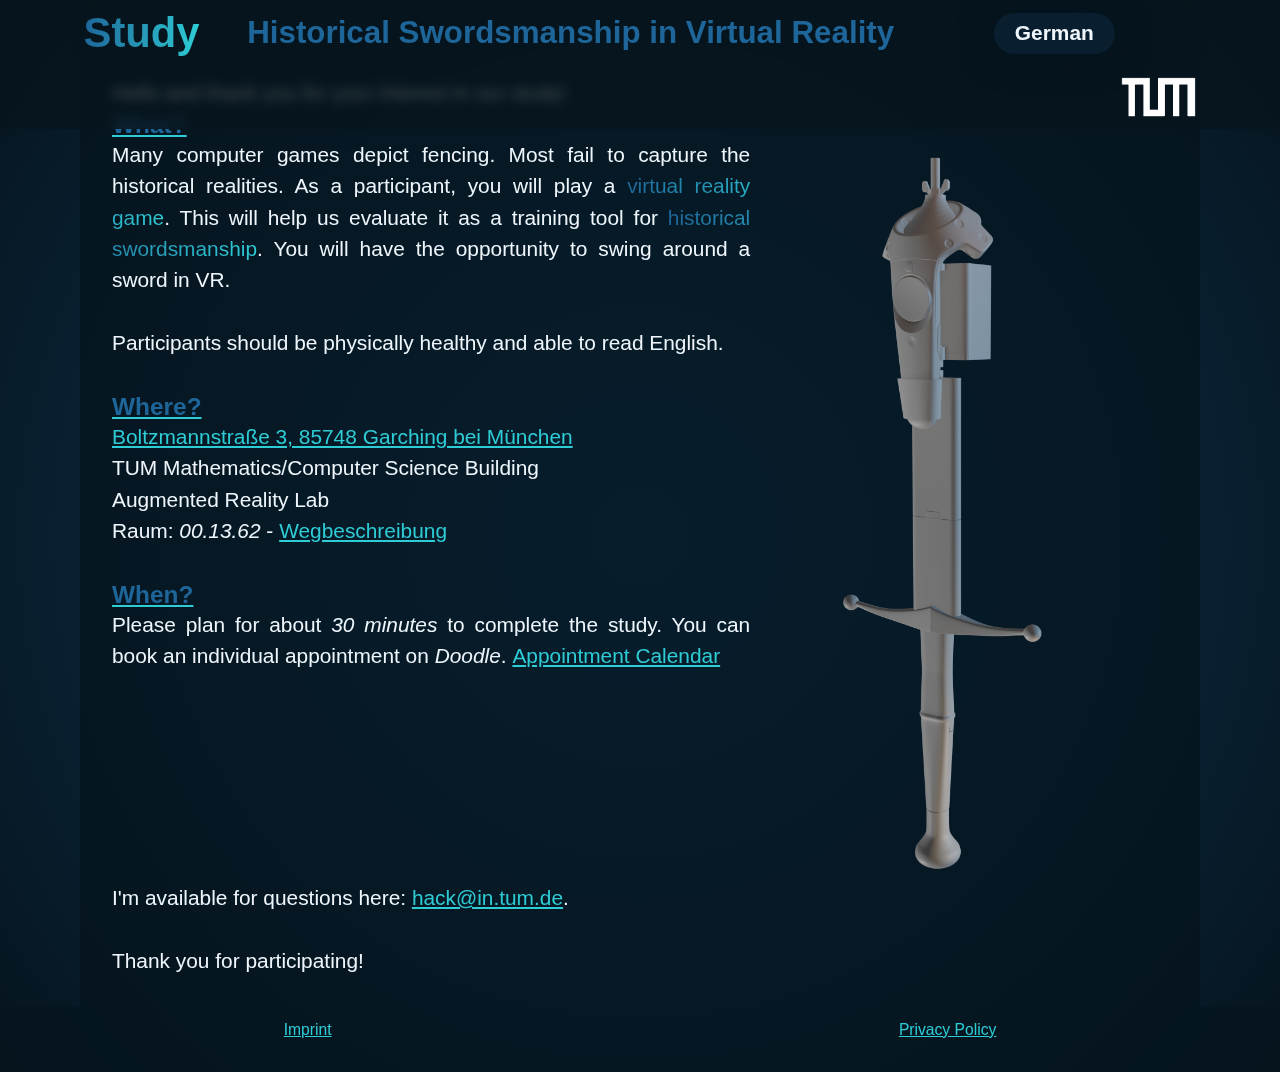
<file: sub-pages/VR-Fencing-English.html>
<!DOCTYPE html>
<html lang="en-DE">
    
    <head>
        <meta charset="utf-8">
        <title>Study Fencing in VR</title>
        <link rel="icon" href="https://jonas-hack.github.io/resources/branding/tumLogo.gif">
        <link rel="apple-touch-icon" sizes="180x180" href="https://jonas-hack.github.io/resources/branding/tumLogo.gif">


        <!-- Open Graph Protocol Metadata -->
        <meta property="og:title" content="Studie">
        <meta property="og:description" content="Historical Fencing in Virtual Reality">
        <meta property="og:image" content="https://jonas-hack.github.io/resources/branding/tumLogo.gif">
        <meta property="og:url" content="https://jonas-hack.github.io/index.html">
        <meta property="og:type" content="website">
        <!-- Local style sheet relative to this file -->
        <link rel="stylesheet" href="../style.css">
    </head>

    <body>

        <header>
            <div class="reactive-flex" style="display: inline-block;">
                <div style="padding: 0.5em 4em 0.5em 4em; vertical-align: middle;">
                    <h1 class="gradient-text home-button" onclick="window.location.href='../index.html'" style="display: inline; padding: 0; margin: 0; vertical-align: middle;">Study</h1></a>
                    <span style="padding: 0; padding-left: 1em; padding-right: 1em"></span>
                    <h2 style="display: inline-block; padding: 0; margin: 0; vertical-align: middle;">Historical Swordsmanship in Virtual Reality</h2>
                </div>
            </div>

            <button onclick="window.location.href='VR-Fencing.html';" style="vertical-align: middle;">German</button>

            <img src="../resources/branding/tumLogo.gif" style="display: inline; height: 2rem; padding: 0.5em 4em 0.5em 4em; vertical-align: middle; float: right;">
        </header>

        <div class="center">
            
            <p>Hello and thank you for your interest in our study!</p>
            <br style="margin: 1em;"/>
                
            <h3>What?</h3>
            <br style="margin: 1em;"/>

            <div class="reactive-flex">
                <div>
                    <section>
                        Many computer games depict fencing. Most fail to capture the historical realities. As a participant, you will play a <p class="gradient-text">virtual reality game</p>. This will help us evaluate it as a training tool for <p class="gradient-text">historical swordsmanship</p>. You will have the opportunity to swing around a sword in VR.
                        <br/><br/>
                        Participants should be physically healthy and able to read English.
                    </section>
                    <br style="margin: 1em;"/>

                    <h3>Where?</h3>
                    <section>
                        <a href="https://maps.app.goo.gl/NXYkUYTTis9YVBUx8" target="_blank">Boltzmannstraße 3, 85748 Garching bei München</a><br/>
                        TUM Mathematics/Computer Science Building<br/>
                        Augmented Reality Lab <br/>
                        Raum: <i>00.13.62</i> -  
                        <a href="https://nav.tum.de/view/5613.EG.062#18.86/48.2631507/11.666782"  target="_blank">Wegbeschreibung</a>
                    </section>
                    <br style="margin: 1em;"/>

                    <h3>When?</h3>
                    <br style="margin: 1em;"/>
                    <section>
                        Please plan for about <i>30 minutes</i> to complete the study. You can book an individual appointment on <i>Doodle</i>.
                        <a href="https://doodle.com/bp/jonashack/studie-historical-fencing-in-virtual-reality"  target="_blank">Appointment Calendar</a>
                    </section>
                    <br style="margin: 1em;"/>

                </div>
                <img src="../resources/screenshots/SwordTangibleRenderLowRes.png" style="max-width: 20rem; object-fit: contain;">
            </div>

            
                
            

            <p>
                I'm available for questions here: <a href="mailto:hack@in.tum.de" target="_blank">hack@in.tum.de</a>.
                <br/><br/>

                Thank you for participating!
            </p>

        </div>
        
        
        <footer>
            <div class="horzontal-flex">
                <a href="../sub-pages/imprint.html" style="font-size: 0.75em;">Imprint</a>
                <!--<h4 style="display: block; text-align: center; margin-bottom: 0; padding: 0; margin-top: 0;">External Links</h4>-->
                <a href="../sub-pages/privacy-policy.html" style="font-size: 0.75em;">Privacy Policy</a>
            </div>
            <br style="padding: 1em;"/>
        </footer>
        
    </body> 

</html>
</file>
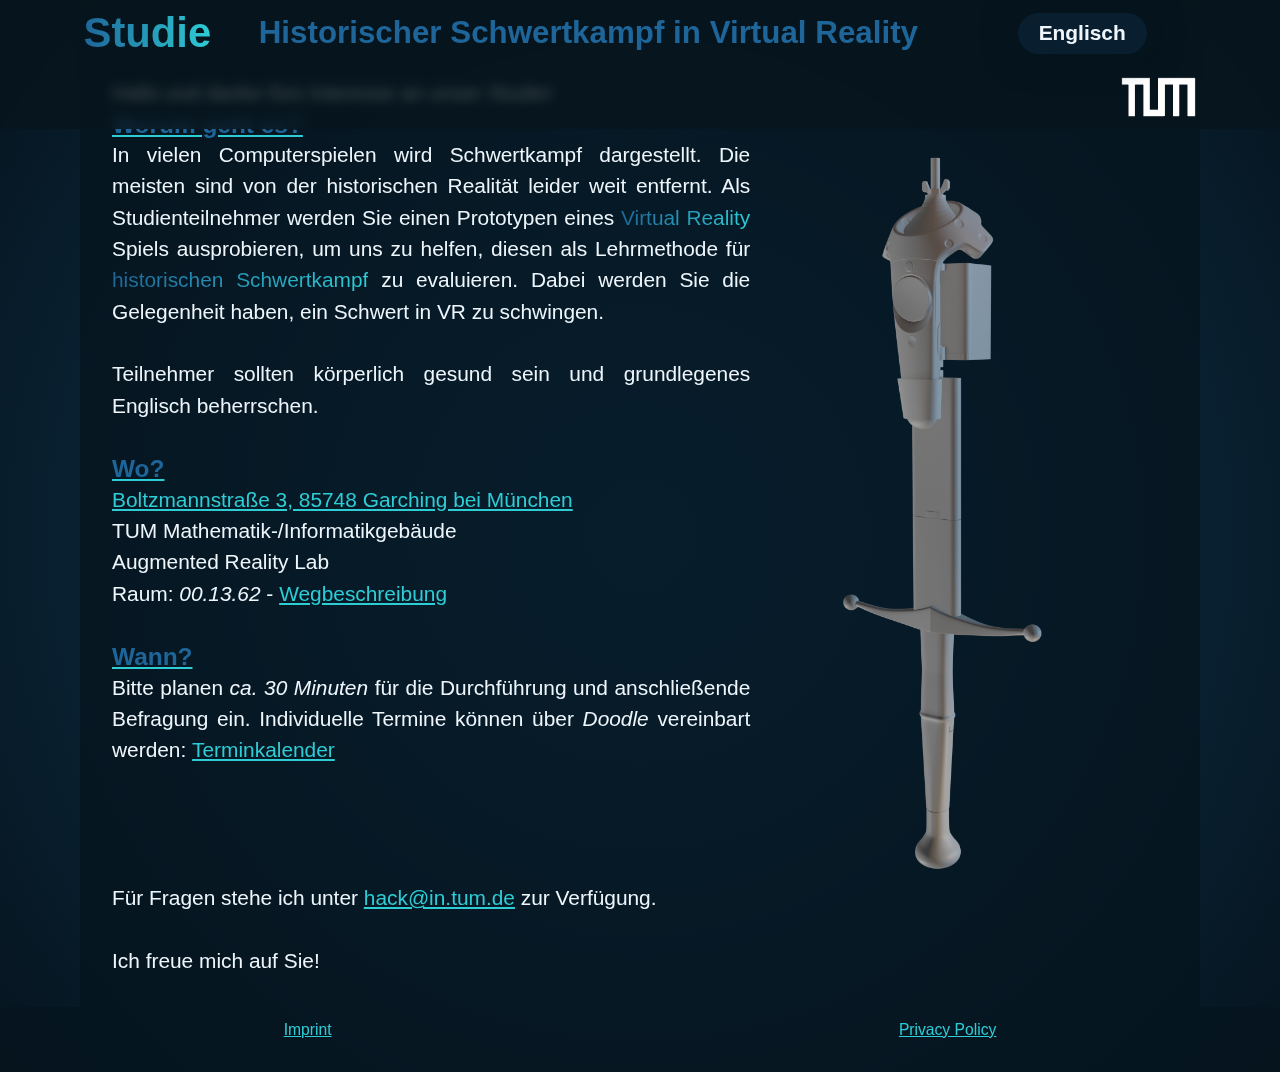
<file: sub-pages/VR-Fencing.html>
<!DOCTYPE html>
<html lang="en-DE">
    
    <head>
        <meta charset="utf-8">
        <title>Studie Schwertkampf in VR</title>
        <link rel="icon" href="https://jonas-hack.github.io/resources/branding/tumLogo.gif">
        <link rel="apple-touch-icon" sizes="180x180" href="https://jonas-hack.github.io/resources/branding/tumLogo.gif">


        <!-- Open Graph Protocol Metadata -->
        <meta property="og:title" content="Studie">
        <meta property="og:description" content="Historischer Schwertkampf in Virtual Reality">
        <meta property="og:image" content="https://jonas-hack.github.io/resources/branding/tumLogo.gif">
        <meta property="og:url" content="https://jonas-hack.github.io/index.html">
        <meta property="og:type" content="website">
        <!-- Local style sheet relative to this file -->
        <link rel="stylesheet" href="../style.css">
    </head>

    <body>

        <header>
            <div class="reactive-flex" style="display: inline-block;">
                <div style="padding: 0.5em 4em 0.5em 4em; vertical-align: middle;">
                    <h1 class="gradient-text home-button" onclick="window.location.href='../index.html'" style="display: inline; padding: 0; margin: 0; vertical-align: middle;">Studie</h1></a>
                    <span style="padding: 0; padding-left: 1em; padding-right: 1em"></span>
                    <h2 style="display: inline-block; padding: 0; margin: 0; vertical-align: middle;">Historischer Schwertkampf in Virtual Reality</h2>
                </div>
            </div>

            <button onclick="window.location.href='VR-Fencing-English.html';" style="vertical-align: middle;">Englisch</button>
            
            <img src="../resources/branding/tumLogo.gif" style="display: inline; height: 2rem; padding: 0.5em 4em 0.5em 4em; vertical-align: middle; float: right;">
        </header>

        <div class="center">
            
            <p>Hallo und danke fürs Interesse an unser Studie!</p>
            <br style="margin: 1em;"/>
                
            <h3>Worum geht es?</h3>
            <br style="margin: 1em;"/>

            <div class="reactive-flex">
                <div>
                    <section>
                        In vielen Computerspielen wird Schwertkampf dargestellt. Die meisten sind von der historischen Realität leider weit entfernt. Als Studienteilnehmer werden Sie einen Prototypen eines <p class="gradient-text">Virtual Reality</p> Spiels ausprobieren, um
                        uns zu helfen, diesen als Lehrmethode für <p class="gradient-text">historischen Schwertkampf</p> zu evaluieren. Dabei werden Sie die Gelegenheit haben, ein Schwert in VR zu schwingen.
                        <br/><br/>
                        Teilnehmer sollten körperlich gesund sein und grundlegenes Englisch beherrschen.
                    </section>
                    <br style="margin: 1em;"/>

                    <h3>Wo?</h3>
                    <section>
                        <a href="https://maps.app.goo.gl/NXYkUYTTis9YVBUx8" target="_blank">Boltzmannstraße 3, 85748 Garching bei München</a><br/>
                        TUM Mathematik-/Informatikgebäude<br/>
                        Augmented Reality Lab <br/>
                        Raum: <i>00.13.62</i> -  
                        <a href="https://nav.tum.de/view/5613.EG.062#18.86/48.2631507/11.666782"  target="_blank">Wegbeschreibung</a>
                    </section>
                    <br style="margin: 1em;"/>

                    <h3>Wann?</h3>
                    <br style="margin: 1em;"/>
                    <section>
                        Bitte planen <i>ca. 30 Minuten</i> für die Durchführung und anschließende Befragung ein. Individuelle Termine können über <i>Doodle</i> vereinbart werden:
                        <a href="https://doodle.com/bp/jonashack/studie-historical-fencing-in-virtual-reality"  target="_blank">Terminkalender</a>
                    </section>
                    <br style="margin: 1em;"/>

                </div>
                <img src="../resources/screenshots/SwordTangibleRenderLowRes.png" style="max-width: 20rem; object-fit: contain;">
            </div>

            
                
            

            <p>
                Für Fragen stehe ich unter <a href="mailto:hack@in.tum.de" target="_blank">hack@in.tum.de</a> zur Verfügung.
                <br/><br/>

                Ich freue mich auf Sie!
            </p>

        </div>
        
        
        <footer>
            <div class="horzontal-flex">
                <a href="../sub-pages/imprint.html" style="font-size: 0.75em;">Imprint</a>
                <!--<h4 style="display: block; text-align: center; margin-bottom: 0; padding: 0; margin-top: 0;">External Links</h4>-->
                <a href="../sub-pages/privacy-policy.html" style="font-size: 0.75em;">Privacy Policy</a>
            </div>
            <br style="padding: 1em;"/>
        </footer>
        
    </body> 

</html>
</file>
<file: style.css>
/*---------------------------------------------------------- Colors -------------------------------------------------------------------------------------- */

:root {
    /*Color Scheme - https://realtimecolors.com/?colors=eef6fc-06141e-1e6699-091f2f-2ecdd6 */
    --textCol: #eef6fc;

    --backCol: #06141e;
    --transCol: rgba(6, 20, 30, 0.75);

    --primCol: #1e6699;
    --secCol: #091f2f;
    --accCol: #2ecdd6;

    /* Gradients https://cssgradient.io/ */
    --primGra: linear-gradient(90deg, rgba(30,102,153,1) 0%, rgba(46,205,214,1) 100%);
    --backGra: radial-gradient(circle, rgba(14,58,89,1) 0%, rgba(6,20,30,1) 100%); 



    line-height: 1.5;
    font-family: 'Arial Black', 'Verdana', sans-serif;
}

/* Reactive font size scaling */

/* Generated by https://websemantics.uk/tools/responsive-font-calculator/ */
/* 20px @ 768px increasing to 22px @ 1920px */
@media (min-width: 768px) {
    :root {
      font-size: calc(1.25rem + ((1vw - 7.68px) * 0.1736));
      /* Note: The calc base value (1.25rem) MUST be stated in REM to maintain accessibility */
      /* Where: 0.1736 = 100 * font-size_difference / viewport_width_difference */
    }
}
/* Prevent scaling beyond this breakpoint */
@media (min-width: 1920px) {
    :root {
        font-size: 22px;
    }
}


/* Gradients */

/* Generic */
.gradient-highlight {
    background-color: var(--accCol);
    background-image: var(--primGra);
}

/* Text */
.gradient-text {
    background-color: var(--primCol);
    background-image: var(--primGra);

    /* display: inline-block */
    width: fit-content;
    background-size:100%;
    
    background-clip: text;
    -webkit-background-clip: text;
    -moz-background-clip: text;

    -moz-text-fill-color: transparent;
    -webkit-text-fill-color: transparent;
}

/* Hover Animation */
@keyframes highlight-gradient-animation {
    0% {
        background-size: 100%;
        background-position: right;
        filter: contrast(100%);
    }

    50% {
        background-size: 150%;
        background-position: left;
        filter: contrast(150%);
    }

    100% {
        background-size: 100%;
        background-position: right;
        filter: contrast(100%);
    }
}



.gradient-highlight:hover {
    animation: highlight-gradient-animation 1.25s ease forwards;
}

.gradient-text:hover {
    animation: highlight-gradient-animation 1.25s ease forwards;
}

/*---------------------------------------------------------- Style Guide -------------------------------------------------------------------------------------- */
  

/* Style guide inspired by betterfuckingwebsite.com */
body {
    /* Reset Browser Default Margin */
    margin: 0;
    
    /* background is slightly more interesting as a gradient */
    background: var(--backCol);
    background: var(--backGra); 
    
    color: var(--textCol); 
}


/* Actual Content */

/* Main Content Page */
.center{
    background: var(--transCol);

    height: max(100vh, auto);

    margin-right: 6.25%;
    margin-left: 6.25%;   

    padding-top: 8.5vh;
    padding-bottom: 1.5em;
    padding-left: 2.5%;
    padding-right: 2.5%;
}

@media (max-width: 800px){
    .center {
        padding-top: 19vh;
    }
}

section {
    font-family: 'Verdana', sans-serif;
    text-align: justify;
}

p {
    font-family: 'Verdana', sans-serif;    
}

a {
    font-family: 'Verdana', sans-serif;    
}

/* Header */
header {
    margin: none; 
    width: 100vw; 

    position: fixed; 
    top:0; 

    background: var(--transCol); 
    backdrop-filter: blur(0.25em) sepia(20%);

    z-index: 9999999;
}

footer {
    background: var(--transCol);
    margin: none;

    padding: 1;
    padding-top:0.5em;

    width:100%
}

/* --------------------------------------------- Apply Style to other Primitive Classes ---------------------------------------------*/

/* --------------------------------------------- Headlines --------------------------------------------------------- */


p {
    display: inline;
    font-weight: normal;
}

h1 {
    color: var(--primCol);
    font-weight: 900;
    line-height: 1.1;

    display: inline;
    text-align: center;
    vertical-align: middle;
}

h2 {
    color: var(--primCol);
    font-weight: 800;
    line-height: 1.1;

    display: inline;
    text-align: center;
    vertical-align: middle;
}

h3 {
    color: var(--primCol);
    text-decoration: underline;
    text-decoration-color: var(--accCol);
    
    font-weight: 800;
    line-height: 1.1;

    display: inline;
    text-align: center;
    vertical-align: middle;
}

h4 {
    color: var(--textCol);
    text-decoration: underline;
    text-decoration-color: var(--primCol);
    
    font-weight: 700;
    line-height: 1.1;

    display: inline;
    text-align: center;
    vertical-align: middle;
}

hr {
    color: var(--accCol);
}

/* --------------------------------------------- Links --------------------------------------------------------- */

a {
    color: var(--accCol);
    text-decoration: underline;
    text-decoration-color: var(--accCol);

    font-weight: 500;
}

a:hover {
    
    text-shadow: 0 0 8.34rem var(--accCol);
    filter: drop-shadow(0 0 8.43rem var(--accCol));
    transition: 0.2s;

    animation: link-hover-animation 0.2s ease forwards, small-hop-animation 0.5s ease forwards;

    cursor: pointer;    
}

a:active {
    filter: drop-shadow(0 0 16.67rem var(--accCol));
    filter: blur(0.05rem);
    animation: big-hop-animation 0.5 ease forwards;
}

@keyframes link-hover-animation {
    0% {
        font-size: inherit;
        filter: none;
    }

    66%{
        font-size: 101%;
        filter: blur(0.08rem);
    }

    100% {
        font-size: inherit;
        filter: none;
    }
}

/*-------------------------------- Custom Link for as Home Button ------------------------------------------------*/
.home-button:hover {
    cursor: pointer;

    text-shadow: 0 0 16.6rem var(--accCol);
    transition: 0.3s;

    animation: highlight-gradient-animation 0.5s ease forwards;
}

.home-button:active {
    text-shadow: 0 0 16.6rem var(--accCol);
    transition: 0.1s;
}


/* --------------------------------------------- Button --------------------------------------------------------- */

button {
    
    margin: clamp(0.1em, 0.5em, 2em);
    padding: 0.5em 1em 0.5em 1em;

    border-radius: 1em;
    border-width: 0;
    
    background-color: var(--secCol);    
    color: var(--textCol);
    
    text-align: center;
    display: inline-block;

    line-height: 1.0;
    font-size: inherit;
    font-weight: bolder;
    font-family: inherit;

    box-shadow: 0 0 1.7rem var(--transCol);
}

/*
button:hover {
    box-shadow:  0 0 12.5rem var(--secCol);
    cursor: pointer;
    filter: brightness(140%);
    transition: 0.25s;
    animation: small-hop-animation 0.5s ease forwards;
}
*/
button:hover {
    background-color: var(--primCol);
    box-shadow:  0 0 2.1rem var(--primCol);
    animation: small-hop-animation 0.3s ease forwards;
    cursor: pointer;
    transition: 0.125s;
}

button:active {
    background-color: var(--accCol);
    box-shadow:  0 0 5rem var(--primCol);
    animation: big-hop-animation 0.1s ease forwards;
    cursor:grabbing;
    transition: 0.1s;
}


@keyframes big-hop-animation {
    0% {
        transform: translateY(0) scale(1);
    }

    33% {
        transform: translateY(-0.8rem) scale(1.01);
    }

    100% {
        transform: translateY(0) scale(1);
    }
}

@keyframes small-hop-animation {
    0% {
        transform: translateY(0) scale(1);
    }

    33% {
        transform: translateY(-0.25rem) scale(1.01);
    }

    100% {
        transform: translateY(0) scale(1);
    }
}


/* --------------------------------------------- Lists --------------------------------------------------------- */

/* Unorderd Lists */
ul {
    list-style: none;
}

ul li::before {
    /*content: "\298A";
    content: "\2023";*/
    content: "\25B9";
    color: var(--accCol);
    margin-left: -1.7em;
    margin-right: 0.3em;
}

/* Ordered Lists */
ol {
    list-style: none;
    counter-reset: list_item_counter;
}

ol li::before {
    content: counter(list_item_counter);
    counter-increment: list_item_counter;
    color: var(--accCol);
    margin-left: -2em;
    margin-right: 0.5em;
    font-size: 75%;
    align-content: center;
}

/* --------------------------------------------- Containers --------------------------------------------------------- */

.container {
    background: var(--backCol);    
    color: var(--textCol);
    

    border-radius: 1em;
    border-width: 0;
    padding: 0.5em 1em 0.5em 1em;


    display: inline-block;

    line-height: 1.5;
    font-size: inherit;

    box-shadow: 0 0 0.83rem var(--transCol);
}

.container:hover {
    /*filter: brightness(95%);*/
    box-shadow: 0 0 1.66rem var(--transCol);
    transition: 0.5s;
}

.secondary {
    background: var(--secCol);
}

summary {
    cursor: pointer;
 }
 
summary:hover {
    animation: small-hop-animation 0.5s ease forwards;
    text-shadow: 0 0 1.25rem var(--transCol);
}

.horzontal-flex {
    display: flex; 
    flex-direction: row; 
    justify-content: space-around; 
    align-content: stretch;
}

.vertical-flex {
    display: flex; 
    flex-direction: column; 
    justify-content: space-around; 
    align-content: stretch;
}

.reactive-flex {
    display: flex;
    flex-direction: row;
    justify-content: space-around; 
    align-content: stretch;    
}
@media (max-width: 800px) {
    .reactive-flex {
        flex-direction: column; 
    }        
}


/* -------------------------------------------------- 1:1 Aspect Image Gallery -------------------------------------------------------------------- */

.even-gallery {
    display: grid;
    grid-template-columns: repeat(4, auto);
    /* grid-auto-columns: minmax(10%, auto); */

    gap: 1em;

    align-items: stretch;
    justify-items: stretch;
}

.even-gallery > img {
    max-width: 100%;
    max-height: 100%;
    
    object-fit: cover;
    aspect-ratio: 1;

    border-radius: 25%;
    filter: drop-shadow(0 0 0.3em black);

    position: relative; 
    top: 50%;
    left: 50%;
    transform: translate(-50%, -50%);
}


.even-gallery img:hover {
    transition: 0.2s;
    cursor: pointer;
    
    box-shadow: 0 0 1em black;
}


.even-gallery img:active {    
    /* Best fit as large as possible */
    aspect-ratio: auto;
    object-fit: contain;
    max-width: 90vw;
    max-height: calc(90vh - 5vh);
   
    /* center on screen */
    position: fixed; 
    top: 50vh;
    left: 50vw;
    transform: translate(-50%, -50%);
    
    /* Visual sugar */
    z-index: 500;
    
    cursor: grabbing;
    filter: drop-shadow(0 0 5em black);
    border-radius: 0.25em; 

    transition: 0.3s;
}


@media (max-width: 800px) {
    .even-gallery {
        grid-template-columns: repeat(2, auto);
    } 
}

/* -------------------------------------------------- Dynamic Gallery --------------------------------------- */

.dynamic-gallery {
    display: flex;
    flex-wrap: wrap;
    gap: 1em;

    justify-content: center;
    align-content: flex-start;
    
    align-items: stretch;
    justify-items: stretch;
}

.dynamic-gallery > img {
    flex: 1;

    max-width: 25vw;
    max-height: 25vh;

    aspect-ratio: auto;
    object-fit: cover;
    /*outline: ridge red 2px;*/

    object-fit: cover;

    border-radius: 2em;
    filter: drop-shadow(0 0 0.3em black);
}

@media (max-width: 800px) {
    .dynamic-gallery > img {
        max-width: 30vw;
        max-height: 60vh;
    }    
}

.dynamic-gallery img:hover {
    transition: 0.2s;
    cursor: pointer;
    
    box-shadow: 0 0 1em black;
    animation: small-hop-animation 0.5s ease forwards;
}

.dynamic-gallery img:active {    
    /* Best fit as large as possible */
    aspect-ratio: auto;
    object-fit: contain;
    max-width: 90vw;
    max-height: calc(90vh - 5vh);
   
    /* center on screen */
    position: fixed; 
    top: 50vh;
    left: 50vw;
    transform: translate(-50%, -50%);
    
    /* Visual sugar */
    z-index: 500;
    
    cursor: grabbing;
    filter: drop-shadow(0 0 5em black);
    border-radius: 0.25em; 

    transition: 0.3s;
    animation: none;
}
/* ---------------------------------------------------- Projects -------------------------------------------- */


/* --------------------------------------------------- Tech Incons ------------------------------------------- */
/* https://www.w3schools.com/css/css_tooltip.asp */

.tech-icon {
    display: inline-block;
    position: relative;
}

.tech-icon > img {
    max-width: 1.5rem;
    height: 100%;
    width: 100%;

    aspect-ratio: 1;
    display: inline-block;

    padding: 15%;
}

.tech-icon > p{
    visibility: hidden;

    position: absolute;
    top: 102%;
    left: 50%;
    text-align: center;
    transform: translateX(-50%);
    
    min-width: max-content;
    text-wrap: nowrap;

    background: var(--transCol);
    backdrop-filter: blur(0.1em);
    border-radius: 0.2em;
    padding: 0.2em;
    line-height: 1;
    margin: 0;
}

.tech-icon > p::after {
    content: " ";

    position: absolute;
    bottom: 100%;
    left: 50%;
    transform: translateX(-50%);

    border-width: 0.25em;
    border-style: solid;
    border-color: transparent transparent var(--transCol);
    backdrop-filter: blur(0.1em);
}

.tech-icon:hover p {
    visibility: visible;
}
</file>
